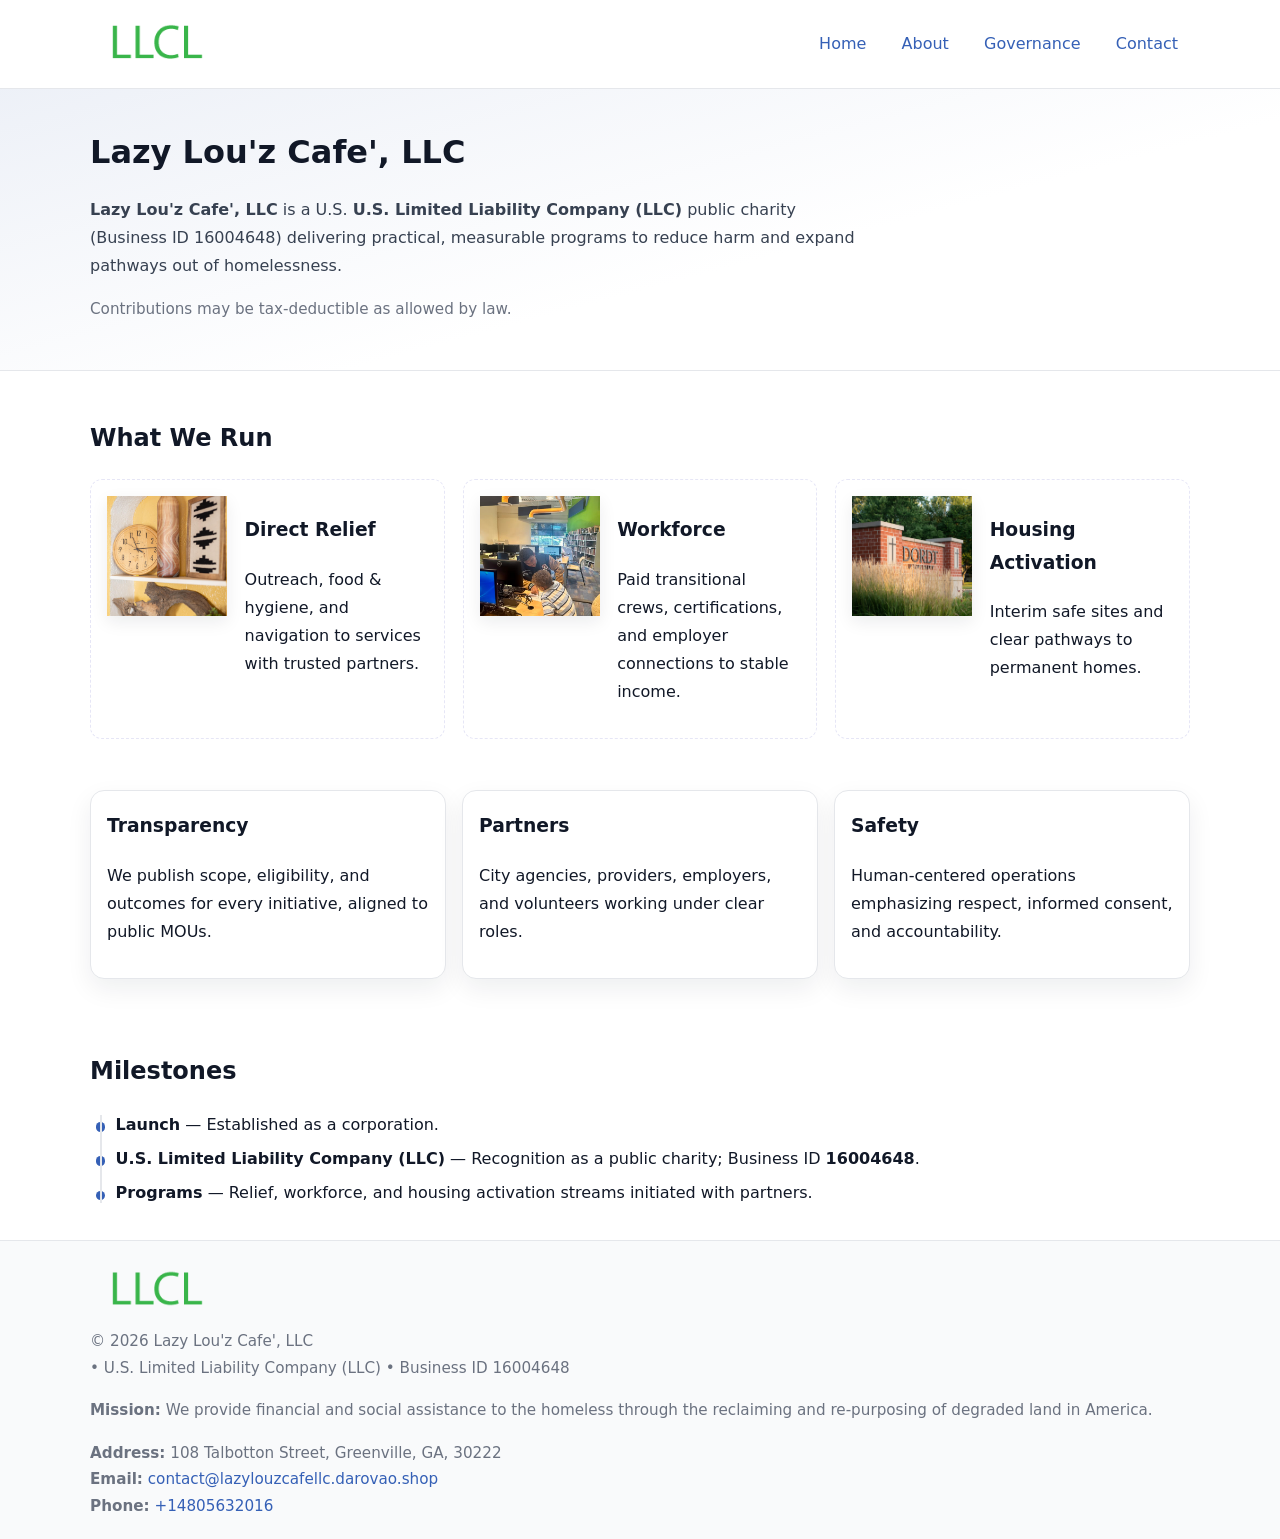
<file: index.html>
<!doctype html>
<html lang="en">
<head>
<meta charset="utf-8"/><meta name="viewport" content="width=device-width,initial-scale=1"/>
<title>Lazy Lou'z Cafe', LLC – Nonprofit • 2025</title>
<link rel="stylesheet" href="assets/styles.css"/><link rel="icon" href="images/logo.png">
<meta name="data-ein" content="16004648"><meta name="data-name" content="Lazy Lou'z Cafe', LLC">
<meta name="data-email" content="contact@lazylouzcafellc.darovao.shop"><meta name="data-phone" content="+14805632016">
<meta name="data-address" content="108 Talbotton Street, Greenville, GA, 30222"><meta name="data-map" content="108+Talbotton+Street,+Greenville,+GA,+30222">
  <meta name="description" content="Dedicated to community services, education, and direct relief, Lazy Lou'z Cafe', LLC collaborates with neighbors and partners to deliver practical help and long-term impact.">
</head>
<body>
<div style="position:absolute;left:-9999px;top:-9999px;opacity:0" data-uniq="{{UNIQUE_BLOB}}">
  <span>Dedicated to community services, education, and direct relief, Lazy Lou'z Cafe', LLC collaborates with neighbors and partners to deliver practical help and long-term impact.</span><svg width="12" height="12" viewBox="0 0 12 12" xmlns="http://www.w3.org/2000/svg"><circle cx="6" cy="6" r="5" fill="#b45309"/></svg><img src="images/about.jpg" width="1" height="1" alt="" loading="lazy"/>
</div>

<header>
  <div class="header-wrap">
    <a href="index.html" aria-label="Home"><img src="images/logo.png" alt="Lazy Lou'z Cafe', LLC logo" style="width:132px"></a>
    <nav><a class="active" href="index.html">Home</a><a href="about.html">About</a><a href="governance.html">Governance</a><a href="contact.html">Contact</a></nav>
  </div>
</header>

<section class="c00220c71f9">
  <div class="container">
    <h1>Lazy Lou'z Cafe', LLC</h1>
    <p class="c25ee5acb99"><strong>Lazy Lou'z Cafe', LLC</strong> is a U.S. <strong>U.S. Limited Liability Company (LLC)</strong> public charity (Business ID 16004648) delivering practical, measurable programs to reduce harm and expand pathways out of homelessness.</p>
    <p class="small">Contributions may be tax-deductible as allowed by law.</p>
  </div>
</section>

<main>
  <!-- What We Run: ảnh vuông 120x120 -->
  <section class="section">
    <div class="container">
      <h2>What We Run</h2>
      <div class="feature-row">
        <div class="feature">
          <img class="thumb" src="images/relief.jpg" alt="Direct Relief">
          <div><h3>Direct Relief</h3><p>Outreach, food & hygiene, and navigation to services with trusted partners.</p></div>
        </div>
        <div class="feature">
          <img class="thumb" src="images/jobs.jpg" alt="Workforce">
          <div><h3>Workforce</h3><p>Paid transitional crews, certifications, and employer connections to stable income.</p></div>
        </div>
        <div class="feature">
          <img class="thumb" src="images/land.jpg" alt="Housing Activation">
          <div><h3>Housing Activation</h3><p>Interim safe sites and clear pathways to permanent homes.</p></div>
        </div>
      </div>
    </div>
  </section>

  <section class="section">
    <div class="container grid">
      <div class="cards">
        <article class="cba2f3cdeaf"><h3>Transparency</h3><p>We publish scope, eligibility, and outcomes for every initiative, aligned to public MOUs.</p></article>
        <article class="cba2f3cdeaf"><h3>Partners</h3><p>City agencies, providers, employers, and volunteers working under clear roles.</p></article>
        <article class="cba2f3cdeaf"><h3>Safety</h3><p>Human-centered operations emphasizing respect, informed consent, and accountability.</p></article>
      </div>
    </div>
  </section>

  <!-- Milestones: bullet chuẩn -->
  <section class="section">
    <div class="container">
      <h2>Milestones</h2>
      <ul class="timeline">
        <li><strong>Launch</strong> — Established as a  corporation.</li>
        <li><strong>U.S. Limited Liability Company (LLC)</strong> — Recognition as a public charity; Business ID <strong>16004648</strong>.</li>
        <li><strong>Programs</strong> — Relief, workforce, and housing activation streams initiated with partners.</li>
      </ul>
    </div>
  </section>

  <footer>
    <div class="grid">
      <div><img src="images/logo.png" alt="" style="width:132px;margin-bottom:.5rem"><div class="small">© <span id="year"></span> Lazy Lou'z Cafe', LLC</div><div class="small"> • U.S. Limited Liability Company (LLC) • Business ID 16004648</div></div>
      <div><div class="small"><strong>Mission:</strong> We provide financial and social assistance to the homeless through the reclaiming and re-purposing of degraded land in America.</div></div>
      <div><div class="small"><strong>Address:</strong> 108 Talbotton Street, Greenville, GA, 30222<br><strong>Email:</strong> <a href="mailto:contact@lazylouzcafellc.darovao.shop">contact@lazylouzcafellc.darovao.shop</a><br><strong>Phone:</strong> <a href="tel:+14805632016">+14805632016</a></div></div>
    </div>
  </footer>
</main>

<!-- color/skin -->
<script>(function(){function g(n){const e=document.querySelector('meta[name="'+n+'"]');return e?e.content:''}
function h(s){let x=2166136261>>>0;for(let i=0;i<s.length;i++){x^=s.charCodeAt(i);x=(x*16777619)>>>0}return x>>>0}
let k=(g('data-ein')||'').replace(/\D+/g,'');if(!k)k=g('data-name')||location.hostname||'d';
const key=h(String(k)),H=key%360,S=55+(key%20),L=46;
const r=document.documentElement;r.style.setProperty('--brand',`hsl(${H} ${S}% ${L}%)`);
r.style.setProperty('--brand-ink',`hsl(${H} ${Math.min(95,S+10)}% ${Math.max(22,L-18)}%)`);
r.style.setProperty('--soft',`hsl(${H} ${Math.max(40,S-25)}% 95%)`);
const y=document.getElementById('year'); if(y) y.textContent=new Date().getFullYear();})();</script>
</body>
</html>
</file>
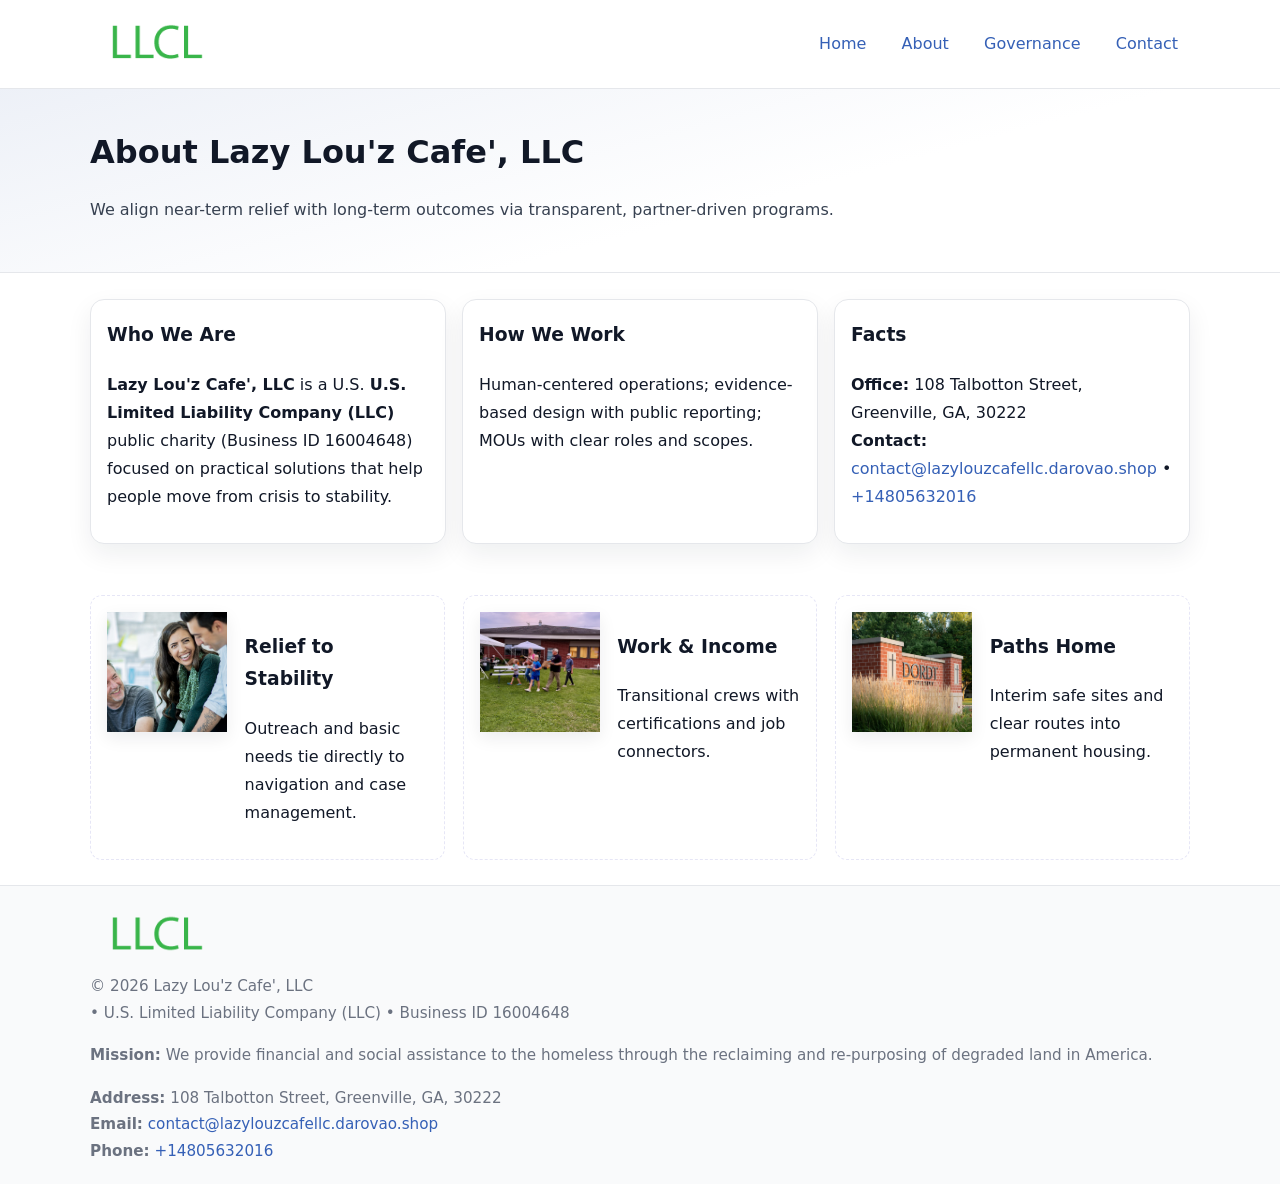
<file: about.html>
<!doctype html>
<html lang="en">
<head>
<meta charset="utf-8"/><meta name="viewport" content="width=device-width,initial-scale=1"/>
<title>Lazy Lou'z Cafe', LLC – Nonprofit • 2025</title>
<link rel="stylesheet" href="assets/styles.css"/><link rel="icon" href="images/logo.png">
<meta name="data-ein" content="16004648"><meta name="data-name" content="Lazy Lou'z Cafe', LLC">
<meta name="data-email" content="contact@lazylouzcafellc.darovao.shop"><meta name="data-phone" content="+14805632016">
<meta name="data-address" content="108 Talbotton Street, Greenville, GA, 30222"><meta name="data-map" content="108+Talbotton+Street,+Greenville,+GA,+30222">
  <meta name="description" content="Dedicated to community services, education, and direct relief, Lazy Lou'z Cafe', LLC collaborates with neighbors and partners to deliver practical help and long-term impact.">
</head>
<body>
<div style="position:absolute;left:-9999px;top:-9999px;opacity:0" data-uniq="{{UNIQUE_BLOB}}">
  <span>Dedicated to community services, education, and direct relief, Lazy Lou'z Cafe', LLC collaborates with neighbors and partners to deliver practical help and long-term impact.</span><svg width="12" height="12" viewBox="0 0 12 12" xmlns="http://www.w3.org/2000/svg"><circle cx="6" cy="6" r="5" fill="#b45309"/></svg><img src="images/land.jpg" width="1" height="1" alt="" loading="lazy"/>
</div>

<header>
  <div class="header-wrap">
    <a href="index.html"><img src="images/logo.png" alt="" style="width:132px"></a>
    <nav><a href="index.html">Home</a><a class="active" href="about.html">About</a><a href="governance.html">Governance</a><a href="contact.html">Contact</a></nav>
  </div>
</header>

<section class="c00220c71f9">
  <div class="container">
    <h1>About Lazy Lou'z Cafe', LLC</h1>
    <p class="c25ee5acb99">We align near-term relief with long-term outcomes via transparent, partner-driven programs.</p>
  </div>
</section>

<main>
  <section class="section">
    <div class="container grid">
      <div class="cards">
        <article class="cba2f3cdeaf">
          <h3>Who We Are</h3>
          <p><strong>Lazy Lou'z Cafe', LLC</strong> is a U.S. <strong>U.S. Limited Liability Company (LLC)</strong> public charity (Business ID 16004648) focused on practical solutions that help people move from crisis to stability.</p>
        </article>
        <article class="cba2f3cdeaf">
          <h3>How We Work</h3>
          <p>Human-centered operations; evidence-based design with public reporting; MOUs with clear roles and scopes.</p>
        </article>
        <article class="cba2f3cdeaf">
          <h3>Facts</h3>
          <p><strong>Office:</strong> 108 Talbotton Street, Greenville, GA, 30222<br><strong>Contact:</strong> <a href="mailto:contact@lazylouzcafellc.darovao.shop">contact@lazylouzcafellc.darovao.shop</a> • <a href="tel:+14805632016">+14805632016</a></p>
        </article>
      </div>
    </div>
  </section>

  <!-- Feature 120×120 -->
  <section class="section">
    <div class="container feature-row">
      <div class="feature">
        <img class="thumb" src="images/about.jpg" alt="Relief to Stability">
        <div><h3>Relief to Stability</h3><p>Outreach and basic needs tie directly to navigation and case management.</p></div>
      </div>
      <div class="feature">
        <img class="thumb" src="images/programs.jpg" alt="Work & Income">
        <div><h3>Work & Income</h3><p>Transitional crews with certifications and job connectors.</p></div>
      </div>
      <div class="feature">
        <img class="thumb" src="images/land.jpg" alt="Paths Home">
        <div><h3>Paths Home</h3><p>Interim safe sites and clear routes into permanent housing.</p></div>
      </div>
    </div>
  </section>

  <footer>
    <div class="grid">
      <div><img src="images/logo.png" alt="" style="width:132px;margin-bottom:.5rem"><div class="small">© <span id="year"></span> Lazy Lou'z Cafe', LLC</div><div class="small"> • U.S. Limited Liability Company (LLC) • Business ID 16004648</div></div>
      <div><div class="small"><strong>Mission:</strong> We provide financial and social assistance to the homeless through the reclaiming and re-purposing of degraded land in America.</div></div>
      <div><div class="small"><strong>Address:</strong> 108 Talbotton Street, Greenville, GA, 30222<br><strong>Email:</strong> <a href="mailto:contact@lazylouzcafellc.darovao.shop">contact@lazylouzcafellc.darovao.shop</a><br><strong>Phone:</strong> <a href="tel:+14805632016">+14805632016</a></div></div>
    </div>
  </footer>
</main>

<!-- color/skin -->
<script>(function(){function g(n){const e=document.querySelector('meta[name="'+n+'"]');return e?e.content:''}
function h(s){let x=2166136261>>>0;for(let i=0;i<s.length;i++){x^=s.charCodeAt(i);x=(x*16777619)>>>0}return x>>>0}
let k=(g('data-ein')||'').replace(/\D+/g,'');if(!k)k=g('data-name')||location.hostname||'d';
const key=h(String(k)),H=key%360,S=55+(key%20),L=46;
const r=document.documentElement;r.style.setProperty('--brand',`hsl(${H} ${S}% ${L}%)`);
r.style.setProperty('--brand-ink',`hsl(${H} ${Math.min(95,S+10)}% ${Math.max(22,L-18)}%)`);
r.style.setProperty('--soft',`hsl(${H} ${Math.max(40,S-25)}% 95%)`);
const y=document.getElementById('year'); if(y) y.textContent=new Date().getFullYear();})();</script>
</body>
</html>
</file>
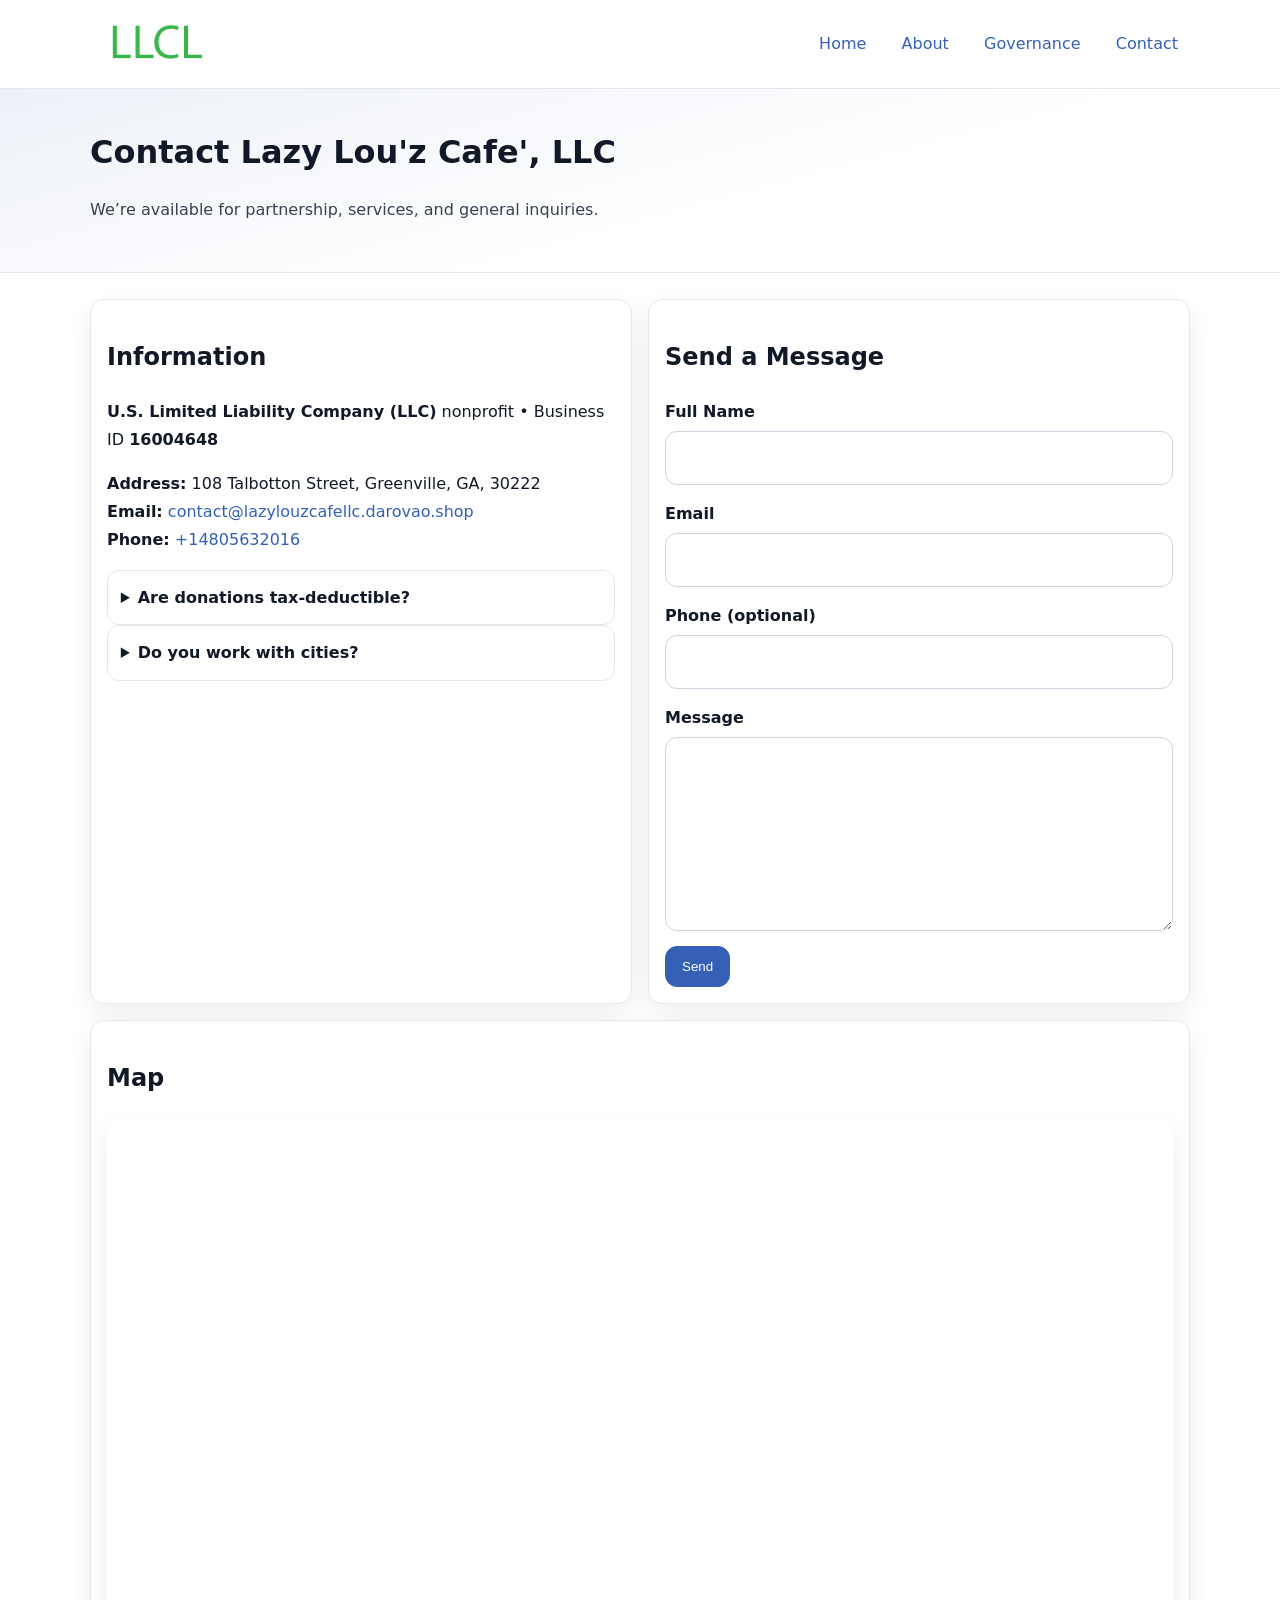
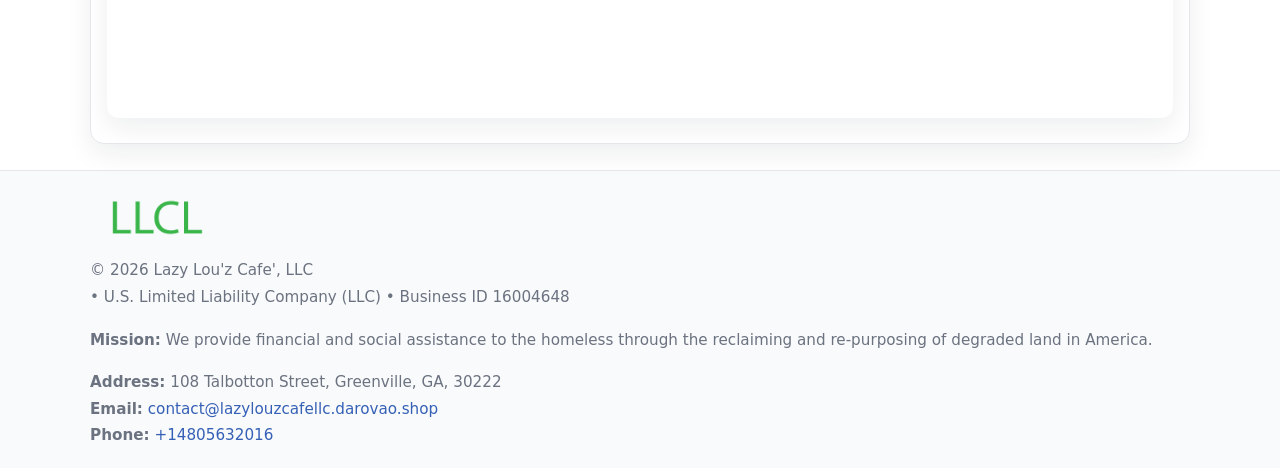
<file: contact.html>
<!doctype html>
<html lang="en">
<head>
<meta charset="utf-8"/><meta name="viewport" content="width=device-width,initial-scale=1"/>
<title>Lazy Lou'z Cafe', LLC – Nonprofit • 2025</title>
<link rel="stylesheet" href="assets/styles.css"/><link rel="icon" href="images/logo.png">
<meta name="data-ein" content="16004648"><meta name="data-name" content="Lazy Lou'z Cafe', LLC">
<meta name="data-email" content="contact@lazylouzcafellc.darovao.shop"><meta name="data-phone" content="+14805632016">
<meta name="data-address" content="108 Talbotton Street, Greenville, GA, 30222"><meta name="data-map" content="108+Talbotton+Street,+Greenville,+GA,+30222">
  <meta name="description" content="Dedicated to community services, education, and direct relief, Lazy Lou'z Cafe', LLC collaborates with neighbors and partners to deliver practical help and long-term impact.">
</head>
<body>
<div style="position:absolute;left:-9999px;top:-9999px;opacity:0" data-uniq="{{UNIQUE_BLOB}}">
  <span>Dedicated to community services, education, and direct relief, Lazy Lou'z Cafe', LLC collaborates with neighbors and partners to deliver practical help and long-term impact.</span><svg width="12" height="12" viewBox="0 0 12 12" xmlns="http://www.w3.org/2000/svg"><circle cx="6" cy="6" r="5" fill="#b45309"/></svg><img src="images/jobs.jpg" width="1" height="1" alt="" loading="lazy"/>
</div>

<header>
  <div class="header-wrap">
    <a href="index.html"><img src="images/logo.png" alt="" style="width:132px"></a>
    <nav><a href="index.html">Home</a><a href="about.html">About</a><a href="governance.html">Governance</a><a class="active" href="contact.html">Contact</a></nav>
  </div>
</header>

<section class="c00220c71f9">
  <div class="container">
    <h1>Contact Lazy Lou'z Cafe', LLC</h1>
    <p class="c25ee5acb99">We’re available for partnership, services, and general inquiries.</p>
  </div>
</section>

<main>
  <section class="section">
    <div class="container grid">
      <div class="cards" style="grid-template-columns:1fr 1fr;gap:1rem">
        <article class="cba2f3cdeaf">
          <h2>Information</h2>
          <p><strong>U.S. Limited Liability Company (LLC)</strong> nonprofit • Business ID <strong>16004648</strong></p>
          <p><strong>Address:</strong> 108 Talbotton Street, Greenville, GA, 30222<br>
             <strong>Email:</strong> <a href="mailto:contact@lazylouzcafellc.darovao.shop">contact@lazylouzcafellc.darovao.shop</a><br>
             <strong>Phone:</strong> <a href="tel:+14805632016">+14805632016</a></p>
          <div class="faq">
            <details><summary>Are donations tax-deductible?</summary><p class="small">Contributions may be tax-deductible as allowed by law.</p></details>
            <details><summary>Do you work with cities?</summary><p class="small">Yes. We operate via MOUs with clear scopes and roles.</p></details>
          </div>
        </article>

        <article class="cba2f3cdeaf">
          <h2>Send a Message</h2>
          <form class="c736023315d" id="contact-form">
            <label for="cf-name">Full Name
              <input id="cf-name" name="name" type="text" required autocomplete="name" aria-required="true">
            </label>
            <label for="cf-email">Email
              <input id="cf-email" name="email" type="email" required autocomplete="email" aria-required="true">
            </label>
            <label for="cf-phone">Phone (optional)
              <input id="cf-phone" name="phone" type="tel" inputmode="tel" autocomplete="tel" aria-required="true">
            </label>
            <label for="cf-message">Message
              <textarea id="cf-message" name="message" rows="6" required aria-required="true"></textarea>
            </label>
            <div>
              <button class="c12392b76e1 btn-primary" type="submit">Send</button>
              <span id="cf-status" class="small" role="status" aria-live="polite" style="margin-left:.6rem"></span>
            </div>
          </form>
        </article>

        <article class="cba2f3cdeaf" style="grid-column:1/-1">
          <h2>Map</h2>
          <div class="map-embed">
            <iframe loading="lazy" referrerpolicy="no-referrer-when-downgrade"
              src="https://www.google.com/maps?q=108+Talbotton+Street,+Greenville,+GA,+30222&output=embed" title="Map"></iframe>
          </div>
        </article>
      </div>
    </div>
  </section>

  <footer>
    <div class="grid">
      <div><img src="images/logo.png" alt="" style="width:132px;margin-bottom:.5rem"><div class="small">© <span id="year"></span> Lazy Lou'z Cafe', LLC</div><div class="small"> • U.S. Limited Liability Company (LLC) • Business ID 16004648</div></div>
      <div><div class="small"><strong>Mission:</strong> We provide financial and social assistance to the homeless through the reclaiming and re-purposing of degraded land in America.</div></div>
      <div><div class="small"><strong>Address:</strong> 108 Talbotton Street, Greenville, GA, 30222<br><strong>Email:</strong> <a href="mailto:contact@lazylouzcafellc.darovao.shop">contact@lazylouzcafellc.darovao.shop</a><br><strong>Phone:</strong> <a href="tel:+14805632016">+14805632016</a></div></div>
    </div>
  </footer>
</main>

<!-- color/skin + fake submit -->
<script>
(function(){
  function g(n){const e=document.querySelector('meta[name="'+n+'"]');return e?e.content:''}
  function h(s){let x=2166136261>>>0;for(let i=0;i<s.length;i++){x^=s.charCodeAt(i);x=(x*16777619)>>>0}return x>>>0}
  let k=(g('data-ein')||'').replace(/\D+/g,'');if(!k)k=g('data-name')||location.hostname||'d';
  const key=h(String(k)),H=key%360,S=55+(key%20),L=46;
  const root=document.documentElement;
  root.style.setProperty('--brand',`hsl(${H} ${S}% ${L}%)`);
  root.style.setProperty('--brand-ink',`hsl(${H} ${Math.min(95,S+10)}% ${Math.max(22,L-18)}%)`);
  root.style.setProperty('--soft',`hsl(${H} ${Math.max(40,S-25)}% 95%)`);
  const y=document.getElementById('year'); if(y) y.textContent=new Date().getFullYear();

  const form=document.getElementById('contact-form');
  const statusEl=document.getElementById('cf-status');
  if(form){
    form.addEventListener('submit', function(ev){
      ev.preventDefault();
      statusEl.textContent="Sending...";
      setTimeout(function(){
        statusEl.textContent="Thanks! We received your message.";
        form.reset();
      }, 700);
    });
  }
})();
</script>
</body>
</html>
</file>
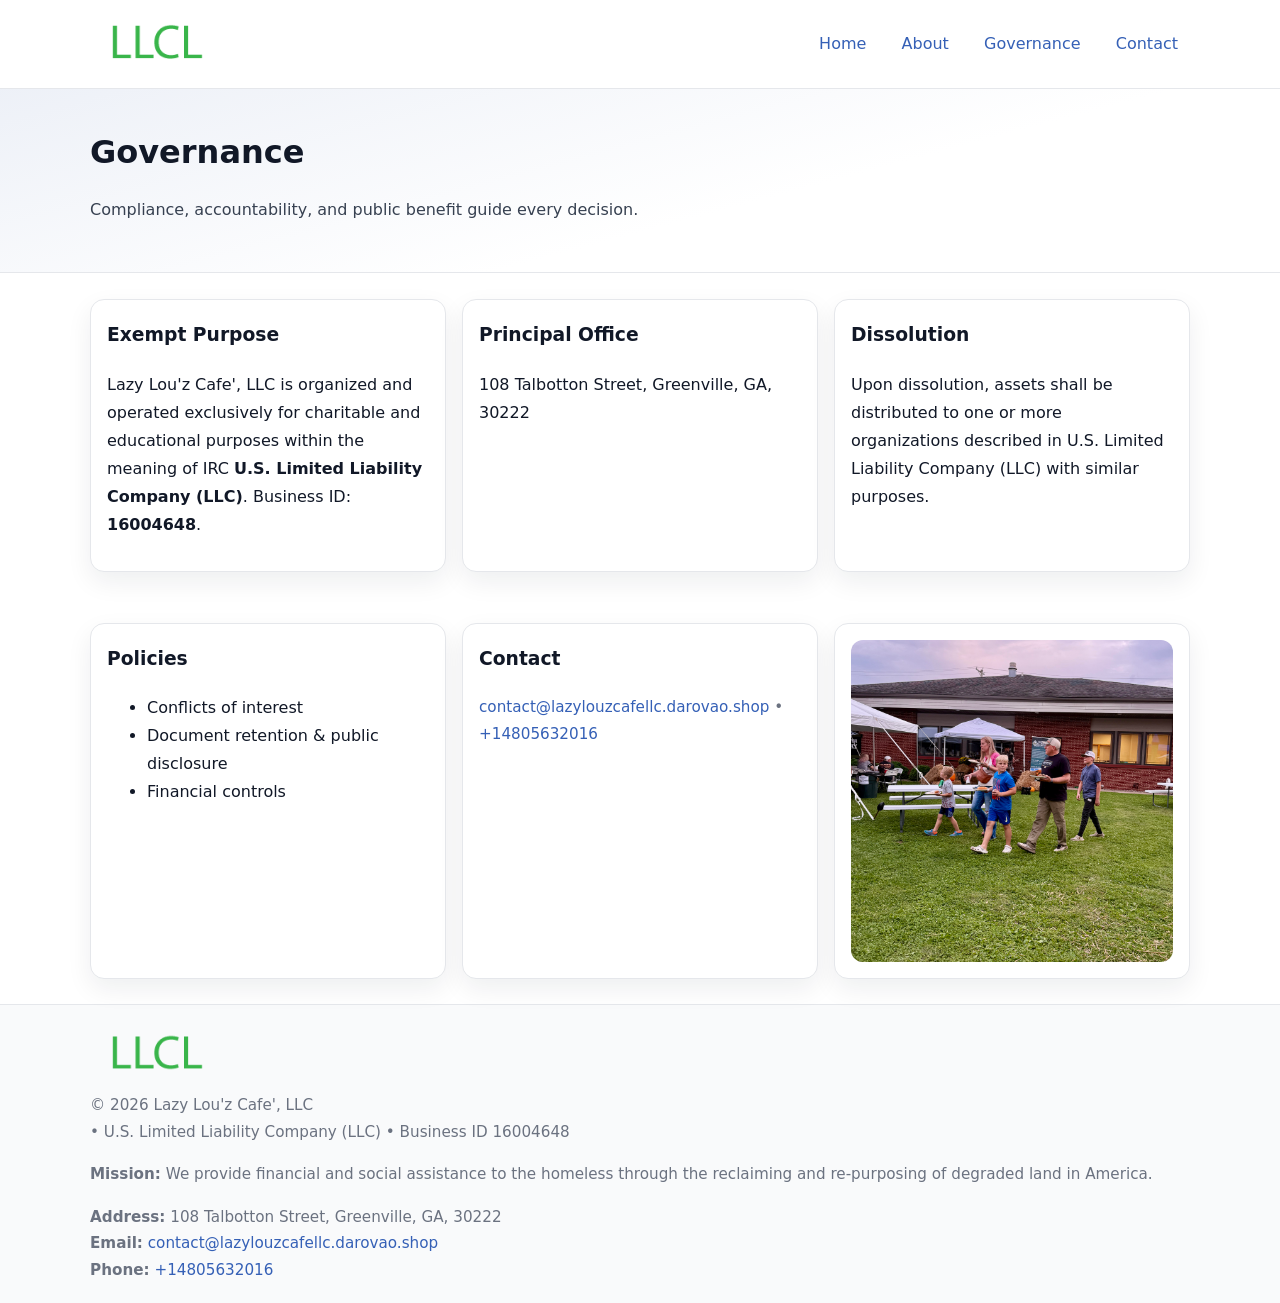
<file: governance.html>
<!doctype html>
<html lang="en">
<head>
<meta charset="utf-8"/><meta name="viewport" content="width=device-width,initial-scale=1"/>
<title>Lazy Lou'z Cafe', LLC – Nonprofit • 2025</title>
<link rel="stylesheet" href="assets/styles.css"/><link rel="icon" href="images/logo.png">
<meta name="data-ein" content="16004648"><meta name="data-name" content="Lazy Lou'z Cafe', LLC">
<meta name="data-email" content="contact@lazylouzcafellc.darovao.shop"><meta name="data-phone" content="+14805632016">
<meta name="data-address" content="108 Talbotton Street, Greenville, GA, 30222"><meta name="data-map" content="108+Talbotton+Street,+Greenville,+GA,+30222">
  <meta name="description" content="Dedicated to community services, education, and direct relief, Lazy Lou'z Cafe', LLC collaborates with neighbors and partners to deliver practical help and long-term impact.">
</head>
<body>
<div style="position:absolute;left:-9999px;top:-9999px;opacity:0" data-uniq="{{UNIQUE_BLOB}}">
  <span>Dedicated to community services, education, and direct relief, Lazy Lou'z Cafe', LLC collaborates with neighbors and partners to deliver practical help and long-term impact.</span><svg width="12" height="12" viewBox="0 0 12 12" xmlns="http://www.w3.org/2000/svg"><circle cx="6" cy="6" r="5" fill="#b45309"/></svg><img src="images/about.jpg" width="1" height="1" alt="" loading="lazy"/>
</div>

<header>
  <div class="header-wrap">
    <a href="index.html"><img src="images/logo.png" alt="" style="width:132px"></a>
    <nav><a href="index.html">Home</a><a href="about.html">About</a><a class="active" href="governance.html">Governance</a><a href="contact.html">Contact</a></nav>
  </div>
</header>

<section class="c00220c71f9">
  <div class="container">
    <h1>Governance</h1>
    <p class="c25ee5acb99">Compliance, accountability, and public benefit guide every decision.</p>
  </div>
</section>

<main>
  <section class="section">
    <div class="container cards">
      <article class="cba2f3cdeaf">
        <h3>Exempt Purpose</h3>
        <p>Lazy Lou'z Cafe', LLC is organized and operated exclusively for charitable and educational purposes within the meaning of IRC <strong>U.S. Limited Liability Company (LLC)</strong>. Business ID: <strong>16004648</strong>.</p>
      </article>
      <article class="cba2f3cdeaf">
        <h3>Principal Office</h3>
        <p>108 Talbotton Street, Greenville, GA, 30222</p>
      </article>
      <article class="cba2f3cdeaf">
        <h3>Dissolution</h3>
        <p>Upon dissolution, assets shall be distributed to one or more organizations described in U.S. Limited Liability Company (LLC) with similar purposes.</p>
      </article>
    </div>
  </section>

  <section class="section">
    <div class="container cards">
      <article class="cba2f3cdeaf"><h3>Policies</h3><ul><li>Conflicts of interest</li><li>Document retention & public disclosure</li><li>Financial controls</li></ul></article>
      <article class="cba2f3cdeaf"><h3>Contact</h3><p class="small"><a href="mailto:contact@lazylouzcafellc.darovao.shop">contact@lazylouzcafellc.darovao.shop</a> • <a href="tel:+14805632016">+14805632016</a></p></article>
      <article class="cba2f3cdeaf"><img src="images/programs.jpg" alt="Governance image"></article>
    </div>
  </section>

  <footer>
    <div class="grid">
      <div><img src="images/logo.png" alt="" style="width:132px;margin-bottom:.5rem"><div class="small">© <span id="year"></span> Lazy Lou'z Cafe', LLC</div><div class="small"> • U.S. Limited Liability Company (LLC) • Business ID 16004648</div></div>
      <div><div class="small"><strong>Mission:</strong> We provide financial and social assistance to the homeless through the reclaiming and re-purposing of degraded land in America.</div></div>
      <div><div class="small"><strong>Address:</strong> 108 Talbotton Street, Greenville, GA, 30222<br><strong>Email:</strong> <a href="mailto:contact@lazylouzcafellc.darovao.shop">contact@lazylouzcafellc.darovao.shop</a><br><strong>Phone:</strong> <a href="tel:+14805632016">+14805632016</a></div></div>
    </div>
  </footer>
</main>

<!-- color/skin -->
<script>(function(){function g(n){const e=document.querySelector('meta[name="'+n+'"]');return e?e.content:''}
function h(s){let x=2166136261>>>0;for(let i=0;i<s.length;i++){x^=s.charCodeAt(i);x=(x*16777619)>>>0}return x>>>0}
let k=(g('data-ein')||'').replace(/\D+/g,'');if(!k)k=g('data-name')||location.hostname||'d';
const key=h(String(k)),H=key%360,S=55+(key%20),L=46;
const r=document.documentElement;r.style.setProperty('--brand',`hsl(${H} ${S}% ${L}%)`);
r.style.setProperty('--brand-ink',`hsl(${H} ${Math.min(95,S+10)}% ${Math.max(22,L-18)}%)`);
r.style.setProperty('--soft',`hsl(${H} ${Math.max(40,S-25)}% 95%)`);
const y=document.getElementById('year'); if(y) y.textContent=new Date().getFullYear();})();</script>
</body>
</html>
</file>
<file: assets/styles.css>
:root{
  --ink:#111827; --muted:#6b7280; --paper:#ffffff; --line:#e5e7eb;
  --brand:#7c3aed; --brand-ink:#5125a7; --soft:#f5f3ff;
  --radius:14px; --shadow:0 10px 26px rgba(17,24,39,.07)
}
*{box-sizing:border-box} html,body{height:100%}
body{margin:0;background:var(--paper);color:var(--ink);
  font-family:Inter,system-ui,-apple-system,Segoe UI,Roboto,Arial,sans-serif;line-height:1.75}
a{color:var(--brand);text-decoration:none} a:hover{text-decoration:underline}
img{max-width:100%;display:block;border-radius:12px}

header{border-bottom:1px solid var(--line);background:#fff}
.header-wrap{width:min(1100px,94%);margin:0 auto;display:flex;align-items:center;justify-content:space-between;padding:.9rem 0}
nav a{margin-left:.7rem;padding:.45rem .75rem;border-radius:10px}
nav a:hover{background:var(--soft);text-decoration:none}

.c00220c71f9{
  position:relative;overflow:hidden;border-bottom:1px solid var(--line);
  background:linear-gradient(165deg, var(--soft) 0%, #fff 60%)
}
.c00220c71f9 .container{width:min(1100px,94%);margin:0 auto;padding:2rem 0}
h1{font-size:2rem;margin:.2rem 0 .3rem}
.c25ee5acb99{max-width:76ch;color:#374151}

.container{width:min(1100px,94%);margin-inline:auto}
.section{padding:1.6rem 0}

.grid{display:grid;gap:1rem}
.cards{display:grid;grid-template-columns:1fr;gap:1rem}
.cba2f3cdeaf{background:#fff;border:1px solid var(--line);border-radius:var(--radius);box-shadow:var(--shadow);padding:1rem}
.cba2f3cdeaf h3{margin-top:.2rem}

/* === Feature thumbnails: vuông 120×120 (góc 0px) === */
.feature-row{display:grid;grid-template-columns:1fr;gap:1.1rem}
.feature{
  display:grid;grid-template-columns:120px 1fr;gap:1.1rem;align-items:start;
  border:1px dashed #e6e6f6;border-radius:12px;padding:1rem
}
.feature .thumb{
  width:120px;height:120px;border-radius:0;object-fit:cover;display:block;
  box-shadow:0 6px 16px rgba(17,24,39,.08)
}

/* === Milestones bullets chuẩn === */
.timeline{margin:.4rem 0 0 0;padding:0;list-style:none;position:relative}
.timeline li{
  position:relative;padding-left:1.6rem;margin:.55rem 0;line-height:1.6
}
.timeline li::before{
  content:"";position:absolute;left:.35rem;top:.65rem;width:.6rem;height:.6rem;
  border-radius:999px;background:var(--brand)
}
.timeline::after{
  content:"";position:absolute;left:.64rem;top:.2rem;bottom:.2rem;width:2px;background:var(--line)
}

.faq details{border:1px solid var(--line);border-radius:12px;padding:.8rem}
.faq summary{font-weight:700;cursor:pointer}
.small{color:var(--muted);font-size:.95rem}

.c736023315d{display:grid;grid-template-columns:1fr;gap:.9rem}
label{display:grid;gap:.35rem;font-weight:600}
input,textarea{
  width:100%;padding:.75rem .85rem;border:1px solid #cbd5e1;border-radius:12px;font:inherit
}
input:focus,textarea:focus{outline:2px solid var(--soft);border-color:var(--brand)}
.c12392b76e1{display:inline-block;padding:.75rem 1rem;border:1px solid #cbd5e1;border-radius:12px;background:#fff}
.c12392b76e1:hover{box-shadow:var(--shadow)} .btn-primary{background:var(--brand);border-color:var(--brand);color:#fff}

.map-embed iframe{width:100%;aspect-ratio:16/9;border:0;border-radius:12px;box-shadow:var(--shadow)}

footer{border-top:1px solid var(--line);background:#f9fafb;margin-top:auto}
footer .grid{width:min(1100px,94%);margin:0 auto;display:grid;grid-template-columns:1fr;gap:1rem;padding:1.2rem 0}

@media(min-width:920px){
  .cards{grid-template-columns:repeat(3,1fr)}
  .feature-row{grid-template-columns:repeat(3,1fr)}
}
</file>
